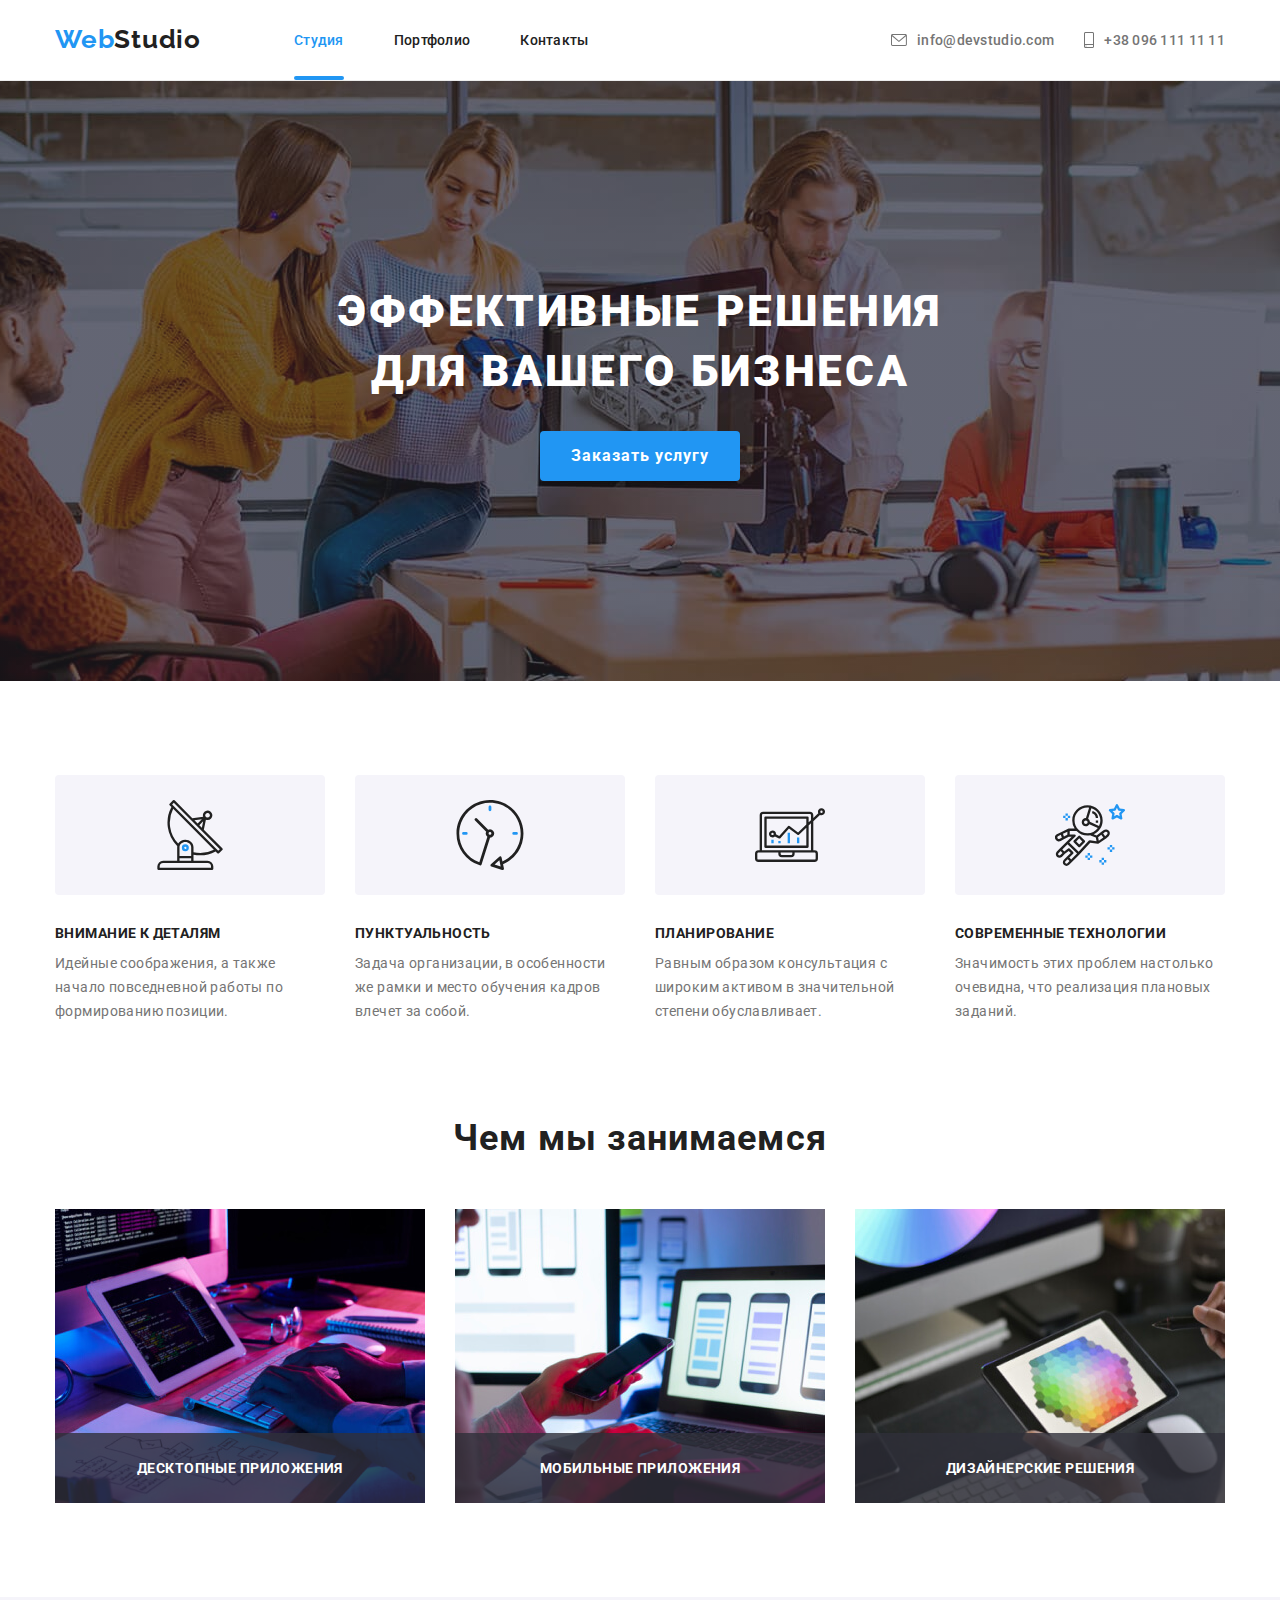
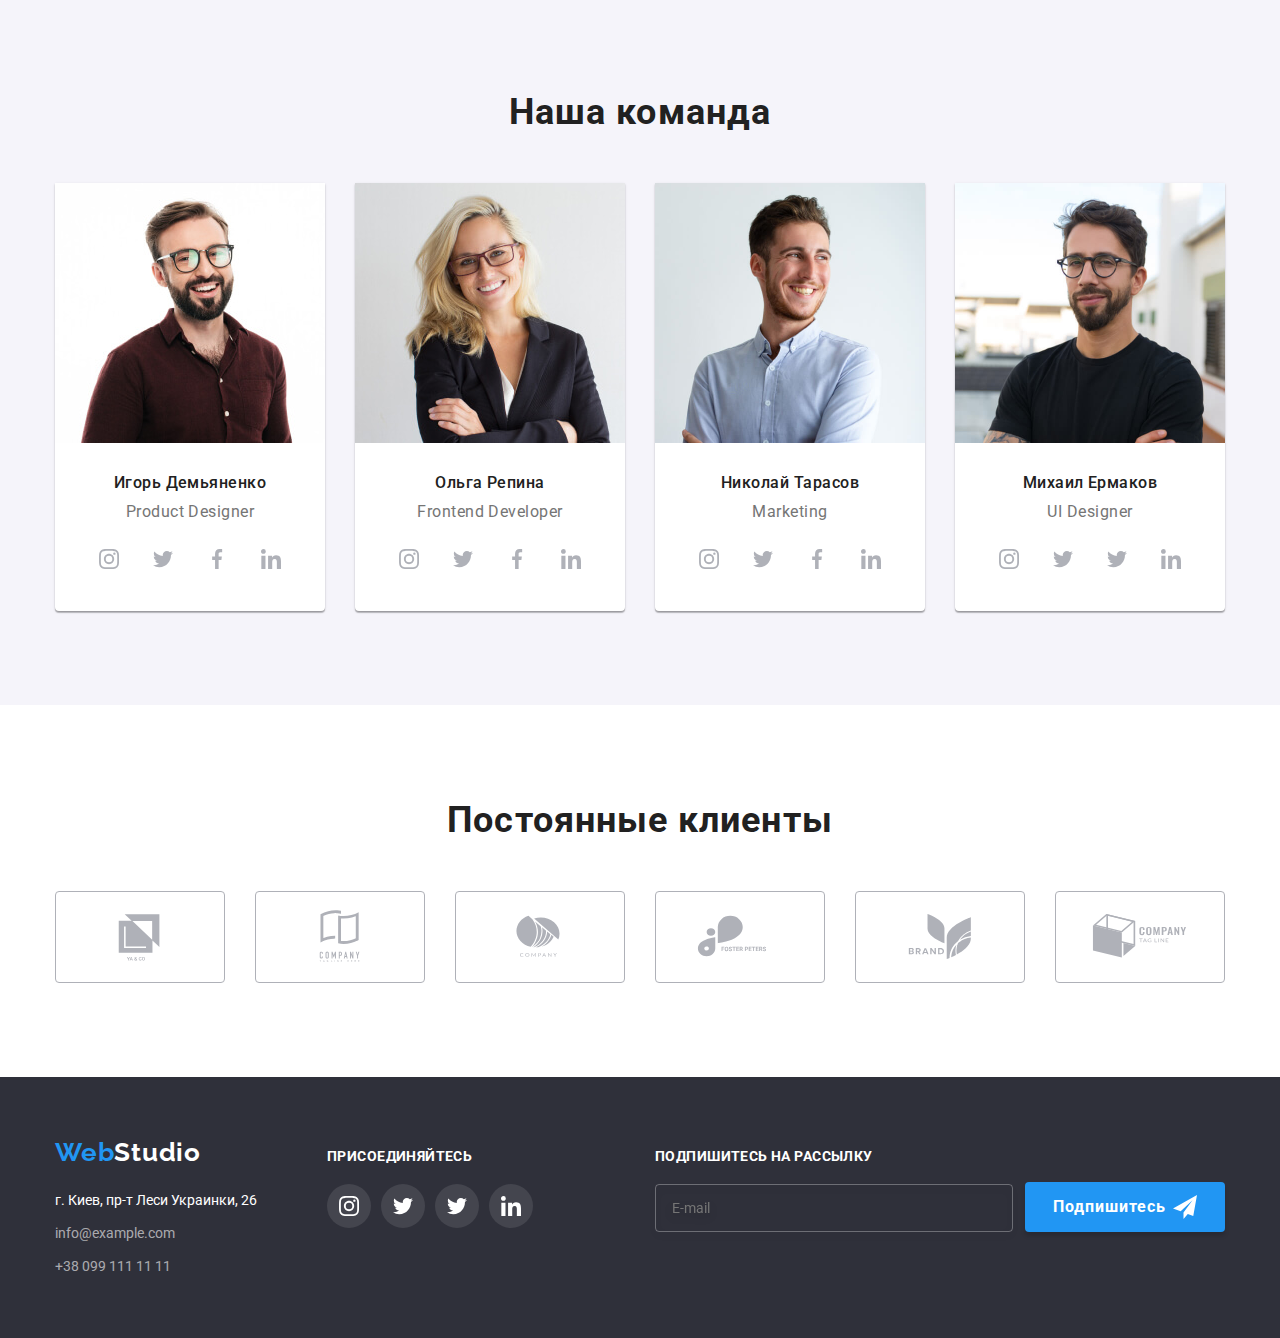
<file: index.html>
<!DOCTYPE html>
<html lang="ru">
  <head>
    <meta charset="UTF-8" />
    <meta http-equiv="X-UA-Compatible" content="IE=edge" />
    <meta name="viewport" content="width=device-width, initial-scale=1.0" />
    <title>Студия</title>
    <link rel="preconnect" href="https://fonts.googleapis.com" />
    <link rel="preconnect" href="https://fonts.gstatic.com" crossorigin />
    <link
      href="https://fonts.googleapis.com/css2?family=Raleway:wght@700&family=Roboto:wght@400;500;700;900&display=swap"
      rel="stylesheet"
    />
    <link
      rel="stylesheet"
      href="https://cdn.jsdelivr.net/npm/modern-normalize@1.1.0/modern-normalize.min.css"
    />
    <link rel="stylesheet" href="./css/main.min.css" />
  </head>
  <body>
    <!--HEADER-->
    <header class="header">
      <div class="container header__container">
        <nav class="header__nav">
          <a class="logo header__logo link" href="./index.html" lang="en"
            >Web<span class="header__studio">Studio</span></a
          >
          <ul class="menu list">
            <li class="menu__item">
              <a class="menu__link menu__akcent link" href="./index.html">Студия</a>
            </li>
            <li class="menu__item">
              <a class="menu__link link" href="./portfolio.html">Портфолио</a>
            </li>
            <li class="menu__item">
              <a class="menu__link link" href="">Контакты</a>
            </li>
          </ul>
        </nav>
        <button class="mobile-menu-open" type="button" data-menu-open>
          <svg class="mobile-menu-open__title" width="40px" height="40px">
            <use href="./images/icons.svg#menu_40px"></use>
          </svg>
        </button>
        <ul class="contact list">
          <li class="contact__item">
            <a class="contact__link link" href="mailto:info@devstudio.com">
              <svg class="contact__mail-icon">
                <use href="./images/icons.svg#icon-envelope"></use>
              </svg>
              info@devstudio.com</a
            >
          </li>
          <li class="contact__item">
            <a class="contact__link link" href="tel:+380961111111">
              <svg class="contact__tel-icon">
                <use href="./images/icons.svg#icon-smartphone"></use>
              </svg>
              +38 096 111 11 11</a
            >
          </li>
        </ul>
      </div>
      <!-- MOBILE-MENU -->
      <div class="mobile-menu" data-menu>
        <div class="container mobile-menu__cotainer">
          <button class="mobile-menu__cloce-btn" data-menu-close>
            <svg class="mobile-menu__cloce-icon" width="40px" height="40px">
              <use href="./images/icons.svg#icon-close-modal"></use>
            </svg>
          </button>
          <ul class="mobile-menu__list list">
            <li class="mobile-menu__item">
              <a class="mobile-menu__link mobile-menu__akcent link" href="./index.html">Студия</a>
            </li>
            <li class="mobile-menu__item">
              <a class="mobile-menu__link link" href="./portfolio.html">Портфолио</a>
            </li>
            <li class="mobile-menu__item">
              <a class="mobile-menu__link link" href="">Контакты</a>
            </li>
          </ul>
          <div class="mobile-menu-contact">
            <ul class="mobile-menu-contact__list list">
              <li class="mobile-menu-contact__item">
                <a class="mobile-menu-contact__tel link" href="tel:+380961111111"
                  >+38 096 111 11 11</a
                >
              </li>
              <li class="mobile-menu-contact__item">
                <a class="mobile-menu-contact__mail link" href="mailto:info@devstudio.com"
                  >info@devstudio.com</a
                >
              </li>
            </ul>
            <ul class="mobile-menu-social list">
              <li class="mobile-menu-social__item">
                <a class="mobile-menu-social__link link" href="">Instagram</a>
              </li>
              <li class="mobile-menu-social__item">
                <a class="mobile-menu-social__link link" href="">Twitter</a>
              </li>
              <li class="mobile-menu-social__item">
                <a class="mobile-menu-social__link link" href="">Facebook</a>
              </li>
              <li class="mobile-menu-social__item">
                <a class="mobile-menu-social__link link" href="">LinkedIn</a>
              </li>
            </ul>
          </div>
        </div>
      </div>
    </header>
    <!--MAIN-->
    <main>
      <!--HERO-->
      <section class="hero">
        <div class="container">
          <h1 class="hero__title">Эффективные решения для вашего бизнеса</h1>
          <button class="button" type="button" data-modal-open>Заказать услугу</button>
        </div>
      </section>
      <!--BENEFITS-->
      <section class="section">
        <div class="container">
          <h2 class="visually-hidden">Преимущества</h2>
          <ul class="list-cards benefits-list list">
            <li class="benefits-list__item">
              <div class="benefits-list__wrapper">
                <svg class="benefits-list__icon">
                  <use href="./images/icons.svg#icon-antenna"></use>
                </svg>
              </div>
              <h3 class="benefits-list__title">Внимание к деталям</h3>
              <p class="benefits-list__text">
                Идейные соображения, а также начало повседневной работы по формированию позиции.
              </p>
            </li>
            <li class="benefits-list__item">
              <div class="benefits-list__wrapper">
                <svg class="benefits-list__icon">
                  <use href="./images/icons.svg#icon-clock"></use>
                </svg>
              </div>
              <h3 class="benefits-list__title">Пунктуальность</h3>
              <p class="benefits-list__text">
                Задача организации, в особенности же рамки и место обучения кадров влечет за собой.
              </p>
            </li>
            <li class="benefits-list__item">
              <div class="benefits-list__wrapper">
                <svg class="benefits-list__icon">
                  <use href="./images/icons.svg#icon-diagram"></use>
                </svg>
              </div>
              <h3 class="benefits-list__title">Планирование</h3>
              <p class="benefits-list__text">
                Равным образом консультация с широким активом в значительной степени обуславливает.
              </p>
            </li>
            <li class="benefits-list__item">
              <div class="benefits-list__wrapper">
                <svg class="benefits-list__icon">
                  <use href="./images/icons.svg#icon-astronaut"></use>
                </svg>
              </div>
              <h3 class="benefits-list__title">Современные технологии</h3>
              <p class="benefits-list__text">
                Значимость этих проблем настолько очевидна, что реализация плановых заданий.
              </p>
            </li>
          </ul>
        </div>
      </section>
      <!--WHOT-WE-DO-->
      <section class="section whot-we-do">
        <div class="container">
          <h2 class="section-title">Чем мы занимаемся</h2>
          <ul class="list-cards whot-we-do__list list">
            <li class="whot-we-do__item">
              <div class="whot-we-do__wrapper">
                <img
                  srcset="./images/index/what-we-do/img1@2x.jpg 2x"
                  src="./images/index/what-we-do/img1.jpg"
                  alt="ПК"
                  width="370"
                  height="294"
                />
                <p class="whot-we-do__overlay">Десктопные приложения</p>
              </div>
            </li>
            <li class="whot-we-do__item">
              <div class="whot-we-do__wrapper">
                <img
                  srcset="./images/index/what-we-do/img2@2x.jpg 2x"
                  src="./images/index/what-we-do/img2.jpg"
                  alt="Ноутбук"
                  width="370"
                  height="294"
                />
                <p class="whot-we-do__overlay">Мобильные приложения</p>
              </div>
            </li>
            <li class="whot-we-do__item">
              <div class="whot-we-do__wrapper">
                <img
                  srcset="./images/index/what-we-do/img3@2x.jpg 2x"
                  src="./images/index/what-we-do/img3.jpg"
                  alt="Планшет"
                  width="370"
                  height="294"
                />
                <p class="whot-we-do__overlay">Дизайнерские решения</p>
              </div>
            </li>
          </ul>
        </div>
      </section>
      <!--TEAM-->
      <section class="section team">
        <div class="container">
          <h2 class="section-title">Наша команда</h2>
          <ul class="list-cards team__list-cards list">
            <li class="team__item">
              <picture>
                <source
                  srcset="
                    ./images/index/team/desktop/photo.jpg    1x,
                    ./images/index/team/desktop/photo@2x.jpg 2x
                  "
                  media="(min-width: 1200px)"
                />
                <source
                  srcset="
                    ./images/index/team/tablet/photo.jpg    1x,
                    ./images/index/team/tablet/photo@2x.jpg 2x
                  "
                  media="(min-width: 768px)"
                />
                <source
                  srcset="
                    ./images/index/team/mobile/photo.jpg    1x,
                    ./images/index/team/mobile/photo@2x.jpg 2x
                  "
                  media="(max-width: 767px)"
                />
                <img src="./images/index/team/desktop/photo.jpg" alt="Игорь Демьяненко" />
              </picture>
              <div class="team__wrapper">
                <h3 class="team__name">Игорь Демьяненко</h3>
                <p class="team__profession" lang="en">Product Designer</p>
                <ul class="social list">
                  <li class="social__item">
                    <a href="" class="social-link team__social-link">
                      <svg class="social-icon" width="20" height="20">
                        <use href="./images/icons.svg#icon-instagram"></use>
                      </svg>
                    </a>
                  </li>
                  <li class="social__item">
                    <a href="" class="social-link team__social-link">
                      <svg class="social-icon" width="20" height="20">
                        <use href="./images/icons.svg#icon-twitter"></use>
                      </svg>
                    </a>
                  </li>
                  <li class="social__item">
                    <a href="" class="social-link team__social-link">
                      <svg class="social-icon" width="20" height="20">
                        <use href="./images/icons.svg#icon-facebook"></use>
                      </svg>
                    </a>
                  </li>
                  <li class="social__item">
                    <a href="" class="social-link team__social-link">
                      <svg class="social-icon" width="20" height="20">
                        <use href="./images/icons.svg#icon-linkedin"></use>
                      </svg>
                    </a>
                  </li>
                </ul>
              </div>
            </li>
            <li class="team__item">
              <picture>
                <source
                  srcset="
                    ./images/index/team/desktop/photo2.jpg    1x,
                    ./images/index/team/desktop/photo2@2x.jpg 2x
                  "
                  media="(min-width: 1200px)"
                />
                <source
                  srcset="
                    ./images/index/team/tablet/photo2.jpg    1x,
                    ./images/index/team/tablet/photo2@2x.jpg 2x
                  "
                  media="(min-width: 768px)"
                />
                <source
                  srcset="
                    ./images/index/team/mobile/photo2.jpg    1x,
                    ./images/index/team/mobile/photo2@2x.jpg 2x
                  "
                  media="(max-width: 767px)"
                />
                <img src="./images/index/team/desktop/photo2.jpg" alt="Ольга Репина" />
              </picture>

              <div class="team__wrapper">
                <h3 class="team__name">Ольга Репина</h3>
                <p class="team__profession" lang="en">Frontend Developer</p>
                <ul class="social list">
                  <li class="social__item">
                    <a href="" class="social-link team__social-link">
                      <svg class="social-icon">
                        <use href="./images/icons.svg#icon-instagram"></use>
                      </svg>
                    </a>
                  </li>
                  <li class="social__item">
                    <a href="" class="social-link team__social-link">
                      <svg class="social-icon">
                        <use href="./images/icons.svg#icon-twitter"></use>
                      </svg>
                    </a>
                  </li>
                  <li class="social__item">
                    <a href="" class="social-link team__social-link">
                      <svg class="social-icon">
                        <use href="./images/icons.svg#icon-facebook"></use>
                      </svg>
                    </a>
                  </li>
                  <li class="social__item">
                    <a href="" class="social-link team__social-link">
                      <svg class="social-icon">
                        <use href="./images/icons.svg#icon-linkedin"></use>
                      </svg>
                    </a>
                  </li>
                </ul>
              </div>
            </li>
            <li class="team__item">
              <picture>
                <source
                  srcset="
                    ./images/index/team/desktop/photo3.jpg    1x,
                    ./images/index/team/desktop/photo3@2x.jpg 2x
                  "
                  media="(min-width: 1200px)"
                />
                <source
                  srcset="
                    ./images/index/team/tablet/photo3.jpg    1x,
                    ./images/index/team/tablet/photo3@2x.jpg 2x
                  "
                  media="(min-width: 768px)"
                />
                <source
                  srcset="
                    ./images/index/team/mobile/photo3.jpg    1x,
                    ./images/index/team/mobile/photo3@2x.jpg 2x
                  "
                  media="(max-width: 767px)"
                />
                <img src="./images/index/team/desktop/photo3.jpg" alt="Николай Тарасов" />
              </picture>
              <div class="team__wrapper">
                <h3 class="team__name">Николай Тарасов</h3>
                <p class="team__profession" lang="en">Marketing</p>
                <ul class="social list">
                  <li class="social__tem">
                    <a href="" class="social-link team__social-link">
                      <svg class="social-icon">
                        <use href="./images/icons.svg#icon-instagram"></use>
                      </svg>
                    </a>
                  </li>
                  <li class="social__item">
                    <a href="" class="social-link team__social-link">
                      <svg class="social-icon">
                        <use href="./images/icons.svg#icon-twitter"></use>
                      </svg>
                    </a>
                  </li>
                  <li class="social__item">
                    <a href="" class="social-link team__social-link">
                      <svg class="social-icon">
                        <use href="./images/icons.svg#icon-facebook"></use>
                      </svg>
                    </a>
                  </li>
                  <li class="social_item">
                    <a href="" class="social-link team__social-link">
                      <svg class="social-icon">
                        <use href="./images/icons.svg#icon-linkedin"></use>
                      </svg>
                    </a>
                  </li>
                </ul>
              </div>
            </li>

            <li class="team__item">
              <picture>
                <source
                  srcset="
                    ./images/index/team/desktop/photo4.jpg    1x,
                    ./images/index/team/desktop/photo4@2x.jpg 2x
                  "
                  media="(min-width: 1200px)"
                />
                <source
                  srcset="
                    ./images/index/team/tablet/photo4.jpg    1x,
                    ./images/index/team/tablet/photo4@2x.jpg 2x
                  "
                  media="(min-width: 768px)"
                />
                <source
                  srcset="
                    ./images/index/team/mobile/photo4.jpg    1x,
                    ./images/index/team/mobile/photo4@2x.jpg 2x
                  "
                  media="(max-width: 767px)"
                />
                <img src="./images/index/team/desktop/photo4.jpg" alt="Михаил Ермаков" />
              </picture>
              <div class="team__wrapper">
                <h3 class="team__name">Михаил Ермаков</h3>
                <p class="team__profession" lang="en">UI Designer</p>
                <ul class="social list">
                  <li class="social__item">
                    <a href="" class="social-link team__social-link">
                      <svg class="social-icon">
                        <use href="./images/icons.svg#icon-instagram"></use>
                      </svg>
                    </a>
                  </li>
                  <li class="social__item">
                    <a href="" class="social-link team__social-link">
                      <svg class="social-icon">
                        <use href="./images/icons.svg#icon-twitter"></use>
                      </svg>
                    </a>
                  </li>
                  <li class="social__item">
                    <a href="" class="social-link team__social-link">
                      <svg class="social-icon">
                        <use href="./images/icons.svg#icon-twitter"></use>
                      </svg>
                    </a>
                  </li>
                  <li class="social__item">
                    <a href="" class="social-link team__social-link">
                      <svg class="social-icon">
                        <use href="./images/icons.svg#icon-linkedin"></use>
                      </svg>
                    </a>
                  </li>
                </ul>
              </div>
            </li>
          </ul>
        </div>
      </section>
      <!--CLIENT-->
      <section class="section">
        <div class="container">
          <h2 class="section-title">Постоянные клиенты</h2>
          <ul class="list-cards clients list">
            <li class="clients__item">
              <a class="clients__link" href="">
                <svg class="clients__icon">
                  <use href="./images/icons.svg#icon-Logo"></use>
                </svg>
              </a>
            </li>
            <li class="clients__item">
              <a class="clients__link" href="">
                <svg class="clients__icon">
                  <use href="./images/icons.svg#icon-Logo2"></use>
                </svg>
              </a>
            </li>
            <li class="clients__item">
              <a class="clients__link" href="">
                <svg class="clients__icon">
                  <use href="./images/icons.svg#icon-Logo3"></use>
                </svg>
              </a>
            </li>
            <li class="clients__item">
              <a class="clients__link" href="">
                <svg class="clients__icon">
                  <use href="./images/icons.svg#icon-Logo4"></use>
                </svg>
              </a>
            </li>
            <li class="clients__item">
              <a class="clients__link" href="">
                <svg class="clients__icon">
                  <use href="./images/icons.svg#icon-Logo5"></use>
                </svg>
              </a>
            </li>
            <li class="clients__item">
              <a class="clients__link" href="">
                <svg class="clients__icon">
                  <use href="./images/icons.svg#icon-Logo6"></use>
                </svg>
              </a>
            </li>
          </ul>
        </div>
      </section>
    </main>
    <!--FOOTER-->
    <footer class="footer">
      <div class="container footer-container">
        <div class="footer__wrapper">
          <a class="logo footer__logo link" href="./index.html" lang="en"
            >Web<span class="footer__logo_white">Studio</span></a
          >
          <address class="address">
            <ul class="address__list list">
              <li class="address__item">
                <a
                  class="address__link link address__link_white"
                  target="_blank"
                  href="https://www.google.com.ua/maps/place/%D0%B1%D1%83%D0%BB.+%D0%9B%D0%B5%D1%81%D0%B8+%D0%A3%D0%BA%D1%80%D0%B0%D0%B8%D0%BD%D0%BA%D0%B8,+26,+%D0%9A%D0%B8%D0%B5%D0%B2,+02000/@50.4265841,30.5361971,17z/data=!3m1!4b1!4m5!3m4!1s0x40d4cf0e033ecbe9:0x57a4dffefec77da0!8m2!3d50.4265807!4d30.5383858?hl=ru"
                  rel="noreferer noopener"
                  >г. Киев, пр-т Леси Украинки, 26</a
                >
              </li>
              <li class="address__item">
                <a
                  class="address__link address__link_dark link"
                  href="mailto:info@example.com"
                  lang="en"
                  >info@example.com</a
                >
              </li>
              <li class="address__item">
                <a class="address__link address__link_dark link" href="tel:+380991111111"
                  >+38 099 111 11 11</a
                >
              </li>
            </ul>
          </address>
        </div>
        <!-- JOIN -->
        <div class="join">
          <p class="footer__title">присоединяйтесь</p>
          <ul class="social list">
            <li class="join__item">
              <a class="social-link join__social-link" href="">
                <svg class="social-icon">
                  <use href="./images/icons.svg#icon-instagram"></use>
                </svg>
              </a>
            </li>
            <li class="join__item">
              <a class="social-link join__social-link" href="">
                <svg class="social-icon">
                  <use href="./images/icons.svg#icon-twitter"></use>
                </svg>
              </a>
            </li>
            <li class="join__item">
              <a class="social-link join__social-link" href="">
                <svg class="social-icon">
                  <use href="./images/icons.svg#icon-twitter"></use>
                </svg>
              </a>
            </li>
            <li class="join__item">
              <a class="social-link join__social-link" href="">
                <svg class="social-icon">
                  <use href="./images/icons.svg#icon-linkedin"></use>
                </svg>
              </a>
            </li>
          </ul>
        </div>
        <!-- FOOTER FORM -->
        <div class="footer-form-wrapper">
          <form class="footer-form">
            <label class="footer-form__field">
              <span class="footer__title">Подпишитесь на рассылку</span>
              <input
                class="footer-form__input"
                type="email"
                name="user-email"
                placeholder="E-mail"
                required
              />
            </label>
            <button class="button footer-form__button" type="submit">
              Подпишитесь
              <svg class="footer-form__icon">
                <use href="./images/icons.svg#icon-send"></use>
              </svg>
            </button>
          </form>
        </div>
      </div>
    </footer>
    <!-- MODAL -->
    <div class="backdrop is-hidden" data-modal>
      <div class="modal">
        <button class="modal-close-btn" type="button" data-modal-close>
          <svg class="modal-close-btn__icon" width="18" height="18">
            <use href="./images/icons.svg#icon-close-modal"></use>
          </svg>
        </button>
        <!-- MODAL FORM -->
        <form class="modal-form">
          <p class="modal-form__title">Оставьте свои данные, мы вам перезвоним</p>
          <label class="modal-form__field">
            <span class="modal-form__desc">Имя</span>
            <span class="modal-form__wrapper">
              <input
                type="text"
                name="user-name"
                class="modal-form__input"
                pattern="[a-zA-Zа-яА-Я]+"
                minlength="2"
                required
              />
              <svg class="modal-form__input-icon">
                <use href="./images/icons.svg#icon-person"></use>
              </svg>
            </span>
          </label>
          <label class="modal-form__field">
            <span class="modal-form__desc">Телефон</span>
            <span class="modal-form__wrapper">
              <input
                type="tel"
                name="user-phone"
                class="modal-form__input"
                pattern="[0-9]{3}-[0-9]{3}-[0-9]{2}-[0-9]{2}"
                title="0xx-xxx-xx-xx"
                required
              />
              <svg class="modal-form__input-icon">
                <use href="./images/icons.svg#icon-phone"></use>
              </svg>
            </span>
          </label>
          <label class="modal-form__field">
            <span class="modal-form__desc">Почта</span>
            <span class="modal-form__wrapper">
              <input
                type="email"
                name="user-email"
                class="modal-form__input"
                pattern="[a-zA-Zа-яА-Я"
              />
              <svg class="modal-form__input-icon">
                <use href="./images/icons.svg#icon-email"></use>
              </svg>
            </span>
          </label>
          <label class="modal-form__field-comment">
            <span class="modal-form__desc">Комментарий</span>
            <textarea
              name="user-comment"
              class="modal-form__comment"
              placeholder="Введите текст"
            ></textarea>
          </label>
          <label class="modal-check modal-check__desc">
            <input type="checkbox" name="user_polyci" class="modal-check__input visually-hidden" />
            <span class="modal-check__custom"></span>
            <span class="modal-check__label">
              Соглашаюсь с рассылкой и принимаю&nbsp;
              <a class="modal-check__link" href="">Условия договора</a>
            </span>
          </label>
          <button type="submit" class="button modal-form__button">Отправить</button>
        </form>
      </div>
    </div>
    <script src="./js/modal.js"></script>
    <script src="./js/mobile-menu.js"></script>
  </body>
</html>
</file>
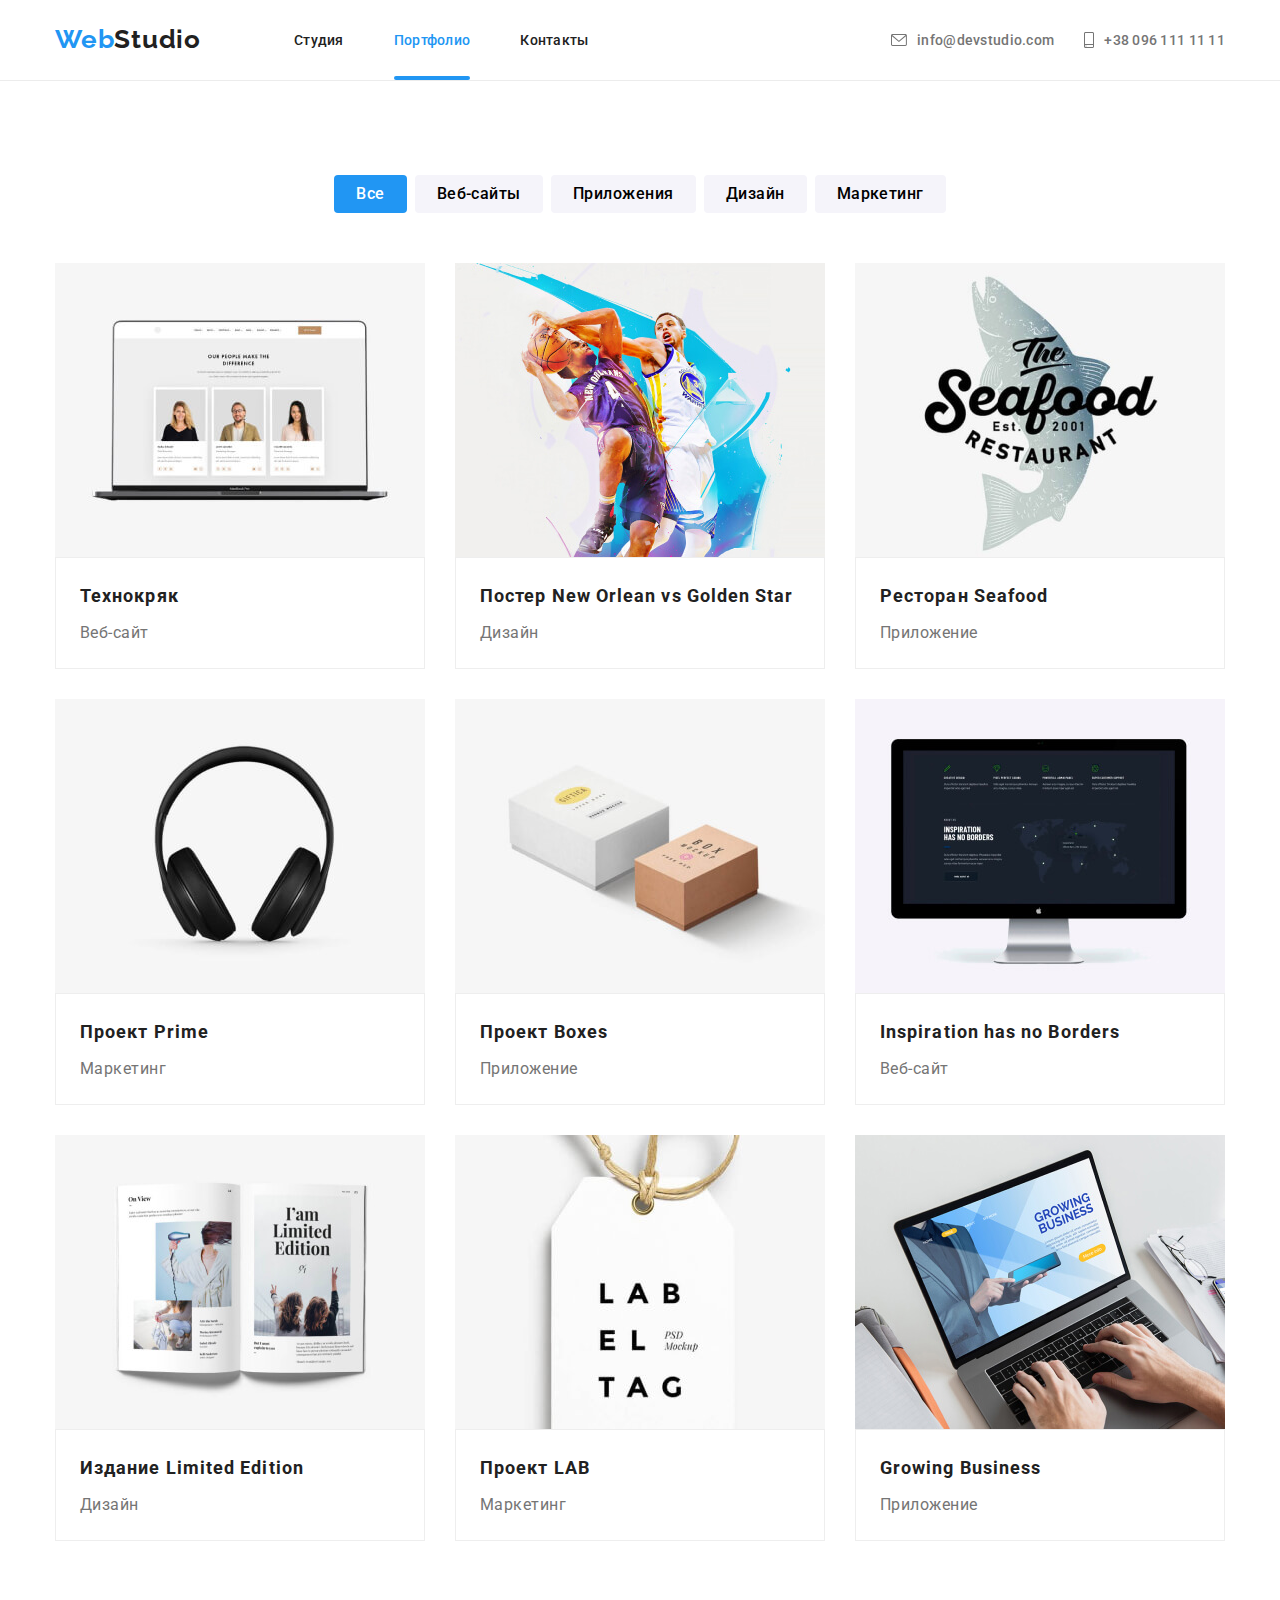
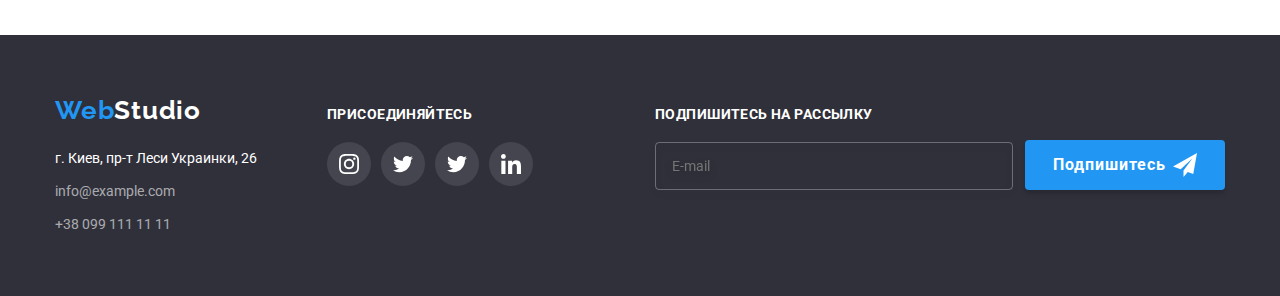
<file: portfolio.html>
<!DOCTYPE html>
<html lang="ru">
  <head>
    <meta charset="UTF-8" />
    <meta http-equiv="X-UA-Compatible" content="IE=edge" />
    <meta name="viewport" content="width=device-width, initial-scale=1.0" />
    <title>Портфолио</title>
    <link rel="preconnect" href="https://fonts.googleapis.com" />
    <link rel="preconnect" href="https://fonts.gstatic.com" crossorigin />
    <link
      href="https://fonts.googleapis.com/css2?family=Raleway:wght@700&family=Roboto:wght@400;500;700;900&display=swap"
      rel="stylesheet"
    />
    <link
      rel="stylesheet"
      href="https://cdn.jsdelivr.net/npm/modern-normalize@1.1.0/modern-normalize.min.css"
    />
    <link rel="stylesheet" href="./css/main.min.css" />
  </head>
  <body>
    <!--HEADER-->
    <header class="header">
      <div class="container header__container">
        <nav class="header__nav">
          <a class="logo header__logo link" href="./index.html" lang="en"
            >Web<span class="header__studio">Studio</span></a
          >
          <ul class="menu list">
            <li class="menu__item">
              <a class="menu__link link" href="./index.html">Студия</a>
            </li>
            <li class="menu__item">
              <a class="menu__link menu__akcent link" href="./portfolio.html">Портфолио</a>
            </li>
            <li class="menu__item">
              <a class="menu__link link" href="">Контакты</a>
            </li>
          </ul>
        </nav>
        <button class="mobile-menu-open" type="button" data-menu-open>
          <svg class="mobile-menu-open__title" width="40px" height="40px">
            <use href="./images/icons.svg#menu_40px"></use>
          </svg>
        </button>
        <ul class="contact list">
          <li class="contact__item">
            <a class="contact__link link" href="mailto:info@devstudio.com">
              <svg class="contact__mail-icon">
                <use href="./images/icons.svg#icon-envelope"></use>
              </svg>
              info@devstudio.com</a
            >
          </li>
          <li class="contact__item">
            <a class="contact__link link" href="tel:+380961111111">
              <svg class="contact__tel-icon">
                <use href="./images/icons.svg#icon-smartphone"></use>
              </svg>
              +38 096 111 11 11</a
            >
          </li>
        </ul>
      </div>
      <!-- MOBILE-MENU -->
      <div class="mobile-menu" data-menu>
        <div class="container mobile-menu__cotainer">
          <button class="mobile-menu__cloce-btn" data-menu-close>
            <svg class="mobile-menu__cloce-icon" width="40px" height="40px">
              <use href="./images/icons.svg#icon-close-modal"></use>
            </svg>
          </button>
          <ul class="mobile-menu__list list">
            <li class="mobile-menu__item">
              <a class="mobile-menu__link link" href="./index.html">Студия</a>
            </li>
            <li class="mobile-menu__item">
              <a class="mobile-menu__link mobile-menu__akcent link" href="./portfolio.html"
                >Портфолио</a
              >
            </li>
            <li class="mobile-menu__item">
              <a class="mobile-menu__link link" href="">Контакты</a>
            </li>
          </ul>
          <div class="mobile-menu-contact">
            <ul class="mobile-menu-contact__list list">
              <li class="mobile-menu-contact__item">
                <a class="mobile-menu-contact__tel link" href="tel:+380961111111"
                  >+38 096 111 11 11</a
                >
              </li>
              <li class="mobile-menu-contact__item">
                <a class="mobile-menu-contact__mail link" href="mailto:info@devstudio.com"
                  >info@devstudio.com</a
                >
              </li>
            </ul>
            <ul class="mobile-menu-social list">
              <li class="mobile-menu-social__item">
                <a class="mobile-menu-social__link link" href="">Instagram</a>
              </li>
              <li class="mobile-menu-social__item">
                <a class="mobile-menu-social__link link" href="">Twitter</a>
              </li>
              <li class="mobile-menu-social__item">
                <a class="mobile-menu-social__link link" href="">Facebook</a>
              </li>
              <li class="mobile-menu-social__item">
                <a class="mobile-menu-social__link link" href="">LinkedIn</a>
              </li>
            </ul>
          </div>
        </div>
      </div>
    </header>
    <!--MAIN-->
    <main>
      <section class="section">
        <!-- BUTTON LIST-->
        <div class="container portfolio">
          <ul class="portfolio-list-button list">
            <li class="portfolio-item-button">
              <button class="portfolio-button akcent-btn" type="button">Все</button>
            </li>
            <li class="portfolio-item-button">
              <button class="portfolio-button" type="button">Веб-сайты</button>
            </li>
            <li class="portfolio-item-button">
              <button class="portfolio-button" type="button">Приложения</button>
            </li>
            <li class="portfolio-item-button">
              <button class="portfolio-button" type="button">Дизайн</button>
            </li>
            <li class="portfolio-item-button">
              <button class="portfolio-button" type="button">Маркетинг</button>
            </li>
          </ul>
          <!-- PORTFOLIO LIST-->
          <h1 class="visually-hidden">Портфолио</h1>
          <ul class="list-cards portfolio-list list">
            <li class="portfolio-item">
              <a href="" class="portfolio-link link">
                <div class="portfolio-list-img-wrapper">
                  <picture>
                    <source
                      srcset="
                        ./images/portfolio/desktop/img1.jpg    1x,
                        ./images/portfolio/desktop/img1@2x.jpg 2x
                      "
                      media="(min-width: 1200px)"
                    />
                    <source
                      srcset="
                        ./images/portfolio/tablet/img1.jpg    1x,
                        ./images/portfolio/tablet/img1@2x.jpg 2x
                      "
                      media="(min-width: 768px)"
                    />
                    <source
                      srcset="
                        ./images/portfolio/mobile/img1.jpg    1x,
                        ./images/portfolio/mobile/img1@2x.jpg 2x
                      "
                      media="(max-width: 767px)"
                    />
                    <img src="./images/portfolio/desktop/img1.jpg" alt="Ноутбук" />
                  </picture>
                  <p class="overlay">
                    Ресурс предлагает комплексные предложения с разным уровнем функционала и
                    сервисов. Все это позволит посетителю получить исчерпывающие сведения о компании
                    или частном лице.
                  </p>
                </div>
                <div class="portdolio-iteam-desc">
                  <h2 class="subtitle">Технокряк</h2>
                  <p class="portfolio-desc">Веб-сайт</p>
                </div>
              </a>
            </li>
            <li class="portfolio-item">
              <a href="" class="portfolio-link link">
                <div class="portfolio-list-img-wrapper">
                  <picture>
                    <source
                      srcset="
                        ./images/portfolio/desktop/img2.jpg    1x,
                        ./images/portfolio/desktop/img2@2x.jpg 2x
                      "
                      media="(min-width: 1200px)"
                    />
                    <source
                      srcset="
                        ./images/portfolio/tablet/img2.jpg    1x,
                        ./images/portfolio/tablet/img2@2x.jpg 2x
                      "
                      media="(min-width: 768px)"
                    />
                    <source
                      srcset="
                        ./images/portfolio/mobile/img2.jpg    1x,
                        ./images/portfolio/mobile/img2@2x.jpg 2x
                      "
                      media="(max-width: 767px)"
                    />
                    <img src="./images/portfolio/desktop/img2.jpg" alt="Ира в баскетбол" />
                  </picture>
                  <p class="overlay">
                    Ресурс предлагает комплексные предложения с разным уровнем функционала и
                    сервисов. Все это позволит посетителю получить исчерпывающие сведения о компании
                    или частном лице.
                  </p>
                </div>
                <div class="portdolio-iteam-desc">
                  <h2 class="subtitle">Постер <span lang="en">New Orlean vs Golden Star</span></h2>
                  <p class="portfolio-desc">Дизайн</p>
                </div>
              </a>
            </li>
            <li class="portfolio-item">
              <a href="" class="portfolio-link link">
                <div class="portfolio-list-img-wrapper">
                  <picture>
                    <source
                      srcset="
                        ./images/portfolio/desktop/img3.jpg    1x,
                        ./images/portfolio/desktop/img3@2x.jpg 2x
                      "
                      media="(min-width: 1200px)"
                    />
                    <source
                      srcset="
                        ./images/portfolio/tablet/img3.jpg    1x,
                        ./images/portfolio/tablet/img3@2x.jpg 2x
                      "
                      media="(min-width: 768px)"
                    />
                    <source
                      srcset="
                        ./images/portfolio/mobile/img3.jpg    1x,
                        ./images/portfolio/mobile/img3@2x.jpg 2x
                      "
                      media="(max-width: 767px)"
                    />
                    <img src="./images/portfolio/desktop/img3.jpg" alt="Логотип ресторану" />
                  </picture>
                  <p class="overlay">
                    Ресурс предлагает комплексные предложения с разным уровнем функционала и
                    сервисов. Все это позволит посетителю получить исчерпывающие сведения о компании
                    или частном лице.
                  </p>
                </div>
                <div class="portdolio-iteam-desc">
                  <h2 class="subtitle">Ресторан<span lang="en"> Seafood</span></h2>
                  <p class="portfolio-desc">Приложение</p>
                </div>
              </a>
            </li>
            <li class="portfolio-item">
              <a href="" class="portfolio-link link">
                <div class="portfolio-list-img-wrapper">
                  <picture>
                    <source
                      srcset="
                        ./images/portfolio/desktop/img4.jpg    1x,
                        ./images/portfolio/desktop/img4@2x.jpg 2x
                      "
                      media="(min-width: 1200px)"
                    />
                    <source
                      srcset="
                        ./images/portfolio/tablet/img4.jpg    1x,
                        ./images/portfolio/tablet/img4@2x.jpg 2x
                      "
                      media="(min-width: 768px)"
                    />
                    <source
                      srcset="
                        ./images/portfolio/mobile/img4.jpg    1x,
                        ./images/portfolio/mobile/img4@2x.jpg 2x
                      "
                      media="(max-width: 767px)"
                    />
                    <img src="./images/portfolio/desktop/img4.jpg" alt="Наушники" />
                  </picture>
                  <p class="overlay">
                    Ресурс предлагает комплексные предложения с разным уровнем функционала и
                    сервисов. Все это позволит посетителю получить исчерпывающие сведения о компании
                    или частном лице.
                  </p>
                </div>
                <div class="portdolio-iteam-desc">
                  <h2 class="subtitle">Проект <span lang="en">Prime</span></h2>
                  <p class="portfolio-desc">Маркетинг</p>
                </div>
              </a>
            </li>
            <li class="portfolio-item">
              <a href="" class="portfolio-link link">
                <div class="portfolio-list-img-wrapper">
                  <picture>
                    <source
                      srcset="
                        ./images/portfolio/desktop/img5.jpg    1x,
                        ./images/portfolio/desktop/img5@2x.jpg 2x
                      "
                      media="(min-width: 1200px)"
                    />
                    <source
                      srcset="
                        ./images/portfolio/tablet/img5.jpg    1x,
                        ./images/portfolio/tablet/img5@2x.jpg 2x
                      "
                      media="(min-width: 768px)"
                    />
                    <source
                      srcset="
                        ./images/portfolio/mobile/img5.jpg    1x,
                        ./images/portfolio/mobile/img5@2x.jpg 2x
                      "
                      media="(max-width: 767px)"
                    />
                    <img src="./images/portfolio/desktop/img5.jpg" alt="Коробки" />
                  </picture>
                  <p class="overlay">
                    Ресурс предлагает комплексные предложения с разным уровнем функционала и
                    сервисов. Все это позволит посетителю получить исчерпывающие сведения о компании
                    или частном лице.
                  </p>
                </div>
                <div class="portdolio-iteam-desc">
                  <h2 class="subtitle">Проект <span lang="en">Boxes</span></h2>
                  <p class="portfolio-desc">Приложение</p>
                </div>
              </a>
            </li>
            <li class="portfolio-item">
              <a href="" class="portfolio-link link">
                <div class="portfolio-list-img-wrapper">
                  <picture>
                    <source
                      srcset="
                        ./images/portfolio/desktop/img6.jpg    1x,
                        ./images/portfolio/desktop/img6@2x.jpg 2x
                      "
                      media="(min-width: 1200px)"
                    />
                    <source
                      srcset="
                        ./images/portfolio/tablet/img6.jpg    1x,
                        ./images/portfolio/tablet/img6@2x.jpg 2x
                      "
                      media="(min-width: 768px)"
                    />
                    <source
                      srcset="
                        ./images/portfolio/mobile/img6.jpg    1x,
                        ./images/portfolio/mobile/img6@2x.jpg 2x
                      "
                      media="(max-width: 767px)"
                    />
                    <img src="./images/portfolio/desktop/img6.jpg" alt="Монитор" />
                  </picture>
                  <p class="overlay">
                    Ресурс предлагает комплексные предложения с разным уровнем функционала и
                    сервисов. Все это позволит посетителю получить исчерпывающие сведения о компании
                    или частном лице.
                  </p>
                </div>
                <div class="portdolio-iteam-desc">
                  <h2 class="subtitle" lang="en">Inspiration has no Borders</h2>
                  <p class="portfolio-desc">Веб-сайт</p>
                </div>
              </a>
            </li>
            <li class="portfolio-item">
              <a href="" class="portfolio-link link">
                <div class="portfolio-list-img-wrapper">
                  <picture>
                    <source
                      srcset="
                        ./images/portfolio/desktop/img7.jpg    1x,
                        ./images/portfolio/desktop/img7@2x.jpg 2x
                      "
                      media="(min-width: 1200px)"
                    />
                    <source
                      srcset="
                        ./images/portfolio/tablet/img7.jpg    1x,
                        ./images/portfolio/tablet/img7@2x.jpg 2x
                      "
                      media="(min-width: 768px)"
                    />
                    <source
                      srcset="
                        ./images/portfolio/mobile/img7.jpg    1x,
                        ./images/portfolio/mobile/img7@2x.jpg 2x
                      "
                      media="(max-width: 767px)"
                    />
                    <img src="./images/portfolio/desktop/img7.jpg" alt="Журнал" />
                  </picture>
                  <p class="overlay">
                    Ресурс предлагает комплексные предложения с разным уровнем функционала и
                    сервисов. Все это позволит посетителю получить исчерпывающие сведения о компании
                    или частном лице.
                  </p>
                </div>
                <div class="portdolio-iteam-desc">
                  <h2 class="subtitle">Издание <span lang="en">Limited Edition</span></h2>
                  <p class="portfolio-desc">Дизайн</p>
                </div>
              </a>
            </li>
            <li class="portfolio-item">
              <a href="" class="portfolio-link link">
                <div class="portfolio-list-img-wrapper">
                  <picture>
                    <source
                      srcset="
                        ./images/portfolio/desktop/img8.jpg    1x,
                        ./images/portfolio/desktop/img8@2x.jpg 2x
                      "
                      media="(min-width: 1200px)"
                    />
                    <source
                      srcset="
                        ./images/portfolio/tablet/img8.jpg    1x,
                        ./images/portfolio/tablet/img8@2x.jpg 2x
                      "
                      media="(min-width: 768px)"
                    />
                    <source
                      srcset="
                        ./images/portfolio/mobile/img8.jpg    1x,
                        ./images/portfolio/mobile/img8@2x.jpg 2x
                      "
                      media="(max-width: 767px)"
                    />
                    <img src="./images/portfolio/desktop/img8.jpg" alt="Бирка" />
                  </picture>
                  <p class="overlay">
                    Ресурс предлагает комплексные предложения с разным уровнем функционала и
                    сервисов. Все это позволит посетителю получить исчерпывающие сведения о компании
                    или частном лице.
                  </p>
                </div>
                <div class="portdolio-iteam-desc">
                  <h2 class="subtitle">Проект <span></span>LAB</h2>
                  <p class="portfolio-desc">Маркетинг</p>
                </div>
              </a>
            </li>
            <li class="portfolio-item">
              <a href="" class="portfolio-link link">
                <div class="portfolio-list-img-wrapper">
                  <picture>
                    <source
                      srcset="
                        ./images/portfolio/desktop/img9.jpg    1x,
                        ./images/portfolio/desktop/img9@2x.jpg 2x
                      "
                      media="(min-width: 1200px)"
                    />
                    <source
                      srcset="
                        ./images/portfolio/tablet/img9.jpg    1x,
                        ./images/portfolio/tablet/img9@2x.jpg 2x
                      "
                      media="(min-width: 768px)"
                    />
                    <source
                      srcset="
                        ./images/portfolio/mobile/img9.jpg    1x,
                        ./images/portfolio/mobile/img9@2x.jpg 2x
                      "
                      media="(max-width: 767px)"
                    />
                    <img src="./images/portfolio/desktop/img9.jpg" alt="Ноутбук" />
                  </picture>
                  <p class="overlay">
                    Ресурс предлагает комплексные предложения с разным уровнем функционала и
                    сервисов. Все это позволит посетителю получить исчерпывающие сведения о компании
                    или частном лице.
                  </p>
                </div>
                <div class="portdolio-iteam-desc">
                  <h2 class="subtitle" lang="en">Growing Business</h2>
                  <p class="portfolio-desc">Приложение</p>
                </div>
              </a>
            </li>
          </ul>
        </div>
      </section>
    </main>
    <!--FOOTER-->
    <footer class="footer">
      <div class="container footer-container">
        <div class="footer__wrapper">
          <a class="logo footer__logo link" href="./index.html" lang="en"
            >Web<span class="footer__logo_white">Studio</span></a
          >
          <address class="address">
            <ul class="address__list list">
              <li class="address__item">
                <a
                  class="address__link link address__link_white"
                  target="_blank"
                  href="https://www.google.com.ua/maps/place/%D0%B1%D1%83%D0%BB.+%D0%9B%D0%B5%D1%81%D0%B8+%D0%A3%D0%BA%D1%80%D0%B0%D0%B8%D0%BD%D0%BA%D0%B8,+26,+%D0%9A%D0%B8%D0%B5%D0%B2,+02000/@50.4265841,30.5361971,17z/data=!3m1!4b1!4m5!3m4!1s0x40d4cf0e033ecbe9:0x57a4dffefec77da0!8m2!3d50.4265807!4d30.5383858?hl=ru"
                  rel="noreferer noopener"
                  >г. Киев, пр-т Леси Украинки, 26</a
                >
              </li>
              <li class="address__item">
                <a
                  class="address__link address__link_dark link"
                  href="mailto:info@example.com"
                  lang="en"
                  >info@example.com</a
                >
              </li>
              <li class="address__item">
                <a class="address__link address__link_dark link" href="tel:+380991111111"
                  >+38 099 111 11 11</a
                >
              </li>
            </ul>
          </address>
        </div>
        <!-- JOIN -->
        <div class="join">
          <p class="footer__title">присоединяйтесь</p>
          <ul class="social list">
            <li class="join__item">
              <a class="social-link join__social-link" href="">
                <svg class="social-icon">
                  <use href="./images/icons.svg#icon-instagram"></use>
                </svg>
              </a>
            </li>
            <li class="join__item">
              <a class="social-link join__social-link" href="">
                <svg class="social-icon">
                  <use href="./images/icons.svg#icon-twitter"></use>
                </svg>
              </a>
            </li>
            <li class="join__item">
              <a class="social-link join__social-link" href="">
                <svg class="social-icon">
                  <use href="./images/icons.svg#icon-twitter"></use>
                </svg>
              </a>
            </li>
            <li class="join__item">
              <a class="social-link join__social-link" href="">
                <svg class="social-icon">
                  <use href="./images/icons.svg#icon-linkedin"></use>
                </svg>
              </a>
            </li>
          </ul>
        </div>
        <!-- FOOTER FORM -->
        <div class="footer-form-wrapper">
          <form class="footer-form">
            <label class="footer-form__field">
              <span class="footer__title">Подпишитесь на рассылку</span>
              <input
                class="footer-form__input"
                type="email"
                name="user-email"
                placeholder="E-mail"
                required
              />
            </label>
            <button class="button footer-form__button" type="submit">
              Подпишитесь
              <svg class="footer-form__icon">
                <use href="./images/icons.svg#icon-send"></use>
              </svg>
            </button>
          </form>
        </div>
      </div>
    </footer>
    <script src="./js/mobile-menu.js"></script>
  </body>
</html>
</file>
<file: css/main.min.css>
:root{--hover-animation: 250ms cubic-bezier(0.4, 0, 0.2, 1);--main-color: #212121;--secondary-color: #ffffff;--hover-color: #2196f3;--button-bg-color: #2196f3;--description-color: #757575;--footer-bg-color: #2f303a;--main-bg-color: #ffffff;--secondary-bg-color: #f5f4fa;--contact-color: #757575}.visually-hidden{position:absolute;width:1px;height:1px;margin:-1px;padding:0;overflow:hidden;border:0;clip:rect(0 0 0 0)}.clients__link,.benefits-list__wrapper,.modal-close-btn,.social-link{display:flex;justify-content:center;align-items:center}.list-cards{display:flex;flex-wrap:wrap;gap:30px}body{font-family:Roboto,sans-serif;color:var(--main-color);font-size:14px}button{cursor:pointer}h1,h2,h3,h4,p{margin-top:0;margin-bottom:0}ul{margin-top:0;margin-bottom:0;padding-left:0}img{display:block;width:100%;height:auto}.list{list-style:none}.link{text-decoration:none}.container{padding-left:15px;padding-right:15px}@media screen and (min-width: 480px){.container{width:480px;margin-left:auto;margin-right:auto}}@media screen and (min-width: 768px){.container{width:768px}}@media screen and (min-width: 1200px){.container{width:1200px}}.section{padding-top:60px;padding-bottom:60px}@media screen and (min-width: 1200px){.section{padding-top:94px;padding-bottom:94px}}.mobile-menu{position:fixed;width:100%;height:100%;background-color:var(--secondary-color);top:0;left:0;z-index:100;opacity:0;visibility:hidden;pointer-events:none;transition:opacity var(--hover-animation),visibility var(--hover-animation)}.mobile-menu__cotainer{display:flex;flex-direction:column;position:relative;padding:48px 40px;height:100%}.mobile-menu__cloce-btn{position:absolute;top:10px;right:15px;padding:0;line-height:0;background-color:rgba(0,0,0,0);border:none}.mobile-menu.is-open{opacity:1;visibility:visible;pointer-events:auto}.mobile-menu__list{display:flex;flex-direction:column;row-gap:32px;margin-bottom:auto}.mobile-menu__link{font-weight:500;font-size:40px;line-height:1.175;color:var(--main-color);letter-spacing:.02em}.mobile-menu__akcent{color:var(--hover-color)}.mobile-menu-contact__list{margin-bottom:64px}.mobile-menu-contact__item:not(:last-child){margin-bottom:32px}.mobile-menu-contact__tel{font-weight:500;font-size:34px;line-height:1.1764705882;letter-spacing:.02em;color:#2196f3}.mobile-menu-contact__mail{font-weight:500;font-size:24px;line-height:1.1666666667;letter-spacing:.02em;color:var(--contact-color)}.mobile-menu-social{display:flex;flex-wrap:wrap;gap:20px}.mobile-menu-social__link{font-weight:500;font-size:18px;line-height:1.2222222222;letter-spacing:.02em;color:#2196f3}.social{display:flex;justify-content:center;gap:10px}.social-link{width:44px;height:44px;border-radius:50%;transition:fill var(--hover-animation),background-color var(--hover-animation)}.social-link:hover,.social-link:focus{background-color:#2196f3;fill:#fff}.social-icon{width:20px;height:20px}.logo{display:block;font-family:Raleway,sans-serif;font-weight:700;font-size:24px;line-height:1.1666666667;letter-spacing:.03em;color:var(--hover-color)}@media screen and (min-width: 1200px){.logo{font-weight:700;font-size:26px;line-height:1.1923076923}}.button{border:none;border-radius:4px;min-width:200px;min-height:50px;font-weight:700;font-size:16px;line-height:1.875;letter-spacing:.06em;color:var(--secondary-color);background-color:var(--button-bg-color);box-shadow:0px 4px 4px rgba(0,0,0,.15);transition:background-color var(--hover-animation)}.button:hover,.button:focus{background-color:#188ce8}.section-title{text-align:center;margin-bottom:30px;font-weight:700;font-size:28px;line-height:1.1785714286;letter-spacing:.03em}@media screen and (min-width: 1200px){.section-title{margin-bottom:50px;font-weight:700;font-size:36px;line-height:1.1666666667}}.backdrop{position:fixed;top:0;left:0;z-index:100;height:100%;width:100%;background-color:rgba(0,0,0,.2);transition:opacity var(--hover-animation),visibility var(--hover-animation)}.backdrop.is-hidden{opacity:0;visibility:hidden;pointer-events:none}.modal{position:absolute;top:50%;left:50%;transform:translate(-50%, -50%);max-width:450px;width:calc(100% - 30px);background-color:#fff;box-shadow:0px 1px 3px rgba(0,0,0,.12),0px 1px 1px rgba(0,0,0,.14),0px 2px 1px rgba(0,0,0,.2);border-radius:4px;padding:40px;transition:transform var(--hover-animation)}.modal-close-btn{position:absolute;top:8px;right:8px;width:30px;height:30px;background:#fff;border:1px solid rgba(0,0,0,.1);border-radius:50%;padding:0}.modal-close-btn-icon{transition:fill var(--hover-animation)}.modal-close-btn-icon .modal-close-btn-icon{fill:var(--hover-color)}@media screen and (min-width: 1200px){.modal{max-width:528px}}.modal-close-btn{position:absolute;top:8px;right:8px;width:30px;height:30px;background:#fff;border:1px solid rgba(0,0,0,.1);border-radius:50%;padding:0}.modal-close-btn__icon{transition:fill var(--hover-animation)}.modal-close-btn__icon:hover,.modal-close-btn__icon:focus{fill:var(--hover-color);transition:fill var(--hover-animation)}.modal-form{display:flex;flex-direction:column}.modal-form__title{font-weight:700;font-size:20px;line-height:1.15;text-align:center;letter-spacing:.03em;color:var(--main-color);margin-bottom:12px}.modal-form__field{margin-bottom:10px}.modal-form__desc{display:block;font-size:12px;font-weight:400;line-height:1.17;letter-spacing:.01em;color:var(--description-color);margin-bottom:4px}.modal-form__wrapper{position:relative}.modal-form__input{width:100%;height:40px;border:1px solid rgba(33,33,33,.2);border-radius:4px;padding-left:42px;transition:border-color var(--hover-animation)}.modal-form__input:focus{outline:none;border-color:var(--hover-color)}.modal-form__field-comment{margin-bottom:20px}.modal-form__comment{display:block;width:100%;height:120px;padding:12px 16px;resize:none;border:1px solid rgba(33,33,33,.2);border-radius:4px;transition:border-color var(--hover-animation)}.modal-form__input-icon{position:absolute;top:50%;left:12px;transform:translateY(-50%);width:18px;height:18px;transition:fill var(--hover-animation)}.modal-form__comment:focus{outline:none;border-color:var(--hover-color)}.modal-form__input:focus+.modal-form__input-icon{fill:var(--hover-color)}.modal-check__desc{display:flex;justify-content:center;align-items:center;margin-bottom:30px}.modal-check__custom{margin-right:8px;width:16px;height:15px;cursor:pointer;background-image:url(../images/vector.svg);background-repeat:no-repeat;background-position:center}.modal-check__input:checked+.modal-check__custom{background-image:url(../images/check.svg)}.modal-check__input:focus+.modal-check__custom{outline:2px solid var(--hover-color)}.modal-check__link{color:var(--hover-color)}.modal-check__label{cursor:pointer;font-weight:400;font-size:12px;line-height:1.1666666667}@media screen and (min-width: 1200px){.modal-check__label{font-weight:400;font-size:14px;line-height:1.7142857143}}.modal-form__button{margin-left:auto;margin-right:auto}.header{border-bottom:1px solid #ececec}.header__logo{padding-top:16px;padding-bottom:16px}.header__container{display:flex;justify-content:space-between;align-items:center}.header__studio{color:var(--main-color)}@media screen and (max-width: 767px){.menu{display:none}.contact{display:none}.mobile-menu-open{padding:0;background-color:rgba(0,0,0,0);border:none;line-height:0}}@media screen and (min-width: 768px){.mobile-menu-open{display:none}.mobile-menu{display:none}.header__nav{display:flex;align-items:center}.header__logo{margin-right:88px}.menu{display:flex;gap:50px}.menu__link{position:relative;display:block;font-weight:500;font-size:14px;line-height:1.1428571429;letter-spacing:.02em;color:var(--main-color);padding-top:32px;padding-bottom:32px}.menu__akcent{color:var(--hover-color)}.menu__akcent::after{content:"";position:absolute;bottom:0;right:0;height:4px;width:100%;background-color:var(--hover-color);border-radius:2px}.contact{display:flex}.contact__link{display:flex;align-items:center;font-weight:500;font-size:12px;line-height:1.1666666667;letter-spacing:.02em;color:var(--description-color)}.contact__mail-icon{width:14px;height:10px;fill:currentColor;margin-right:8px}.contact__tel-icon{width:10px;height:14px;fill:currentColor;margin-right:8px}}@media screen and (min-width: 768px)and (max-width: 1199px){.contact{flex-direction:column;row-gap:10px}}@media screen and (min-width: 1200px){.header__logo{margin-right:93px;padding-top:24px;padding-bottom:25px}.menu__link{transition:color var(--hover-animation);content:""}.menu__link:hover,.menu__link:focus{color:var(--hover-color)}.menu__link:hover::after,.menu__link:hover::after,.menu__link:focus::after,.menu__link:focus::after{content:"";position:absolute;bottom:0;right:0;height:4px;width:100%;background-color:var(--hover-color);border-radius:2px}.menu__link::after{transition:background-color var(--hover-animation);content:""}.contact{column-gap:30px}.contact__link{padding:32px 0;font-weight:500;font-size:14px;line-height:1.1428571429;transition:color var(--hover-animation)}.contact__link:hover,.contact__link:focus{color:var(--hover-color)}.contact__mail-icon{width:16px;height:12px;margin-right:10px}.contact__tel-icon{width:10px;height:16px;margin-right:10px}}.hero{margin-left:auto;margin-right:auto;padding-top:118px;padding-bottom:118px;max-width:1600px;text-align:center;background-color:#c4c4c4;background-position:center;background-size:cover;background-repeat:no-repeat}@media screen and (max-width: 480px){.hero{background-image:linear-gradient(to right, rgba(47, 48, 58, 0.4), rgba(47, 48, 58, 0.4)),url(../images/index/hero_bg/mobile/hero_bg.jpg)}}@media screen and (max-width: 480px)and (min-device-pixel-ration: 2),screen and (max-width: 480px)and (min-resolution: 192dpi),screen and (max-width: 480px)and (min-resolution: 2dppx){.hero{background-image:linear-gradient(to right, rgba(47, 48, 58, 0.4), rgba(47, 48, 58, 0.4)),url(../images/index/hero_bg/mobile/hero_bg@2x.jpg)}}@media screen and (min-width: 481px)and (max-width: 768px){.hero{background-image:linear-gradient(to right, rgba(47, 48, 58, 0.4), rgba(47, 48, 58, 0.4)),url(../images/index/hero_bg/tablet/hero_bg.jpg)}}@media screen and (min-width: 481px)and (max-width: 768px)and (min-device-pixel-ration: 2),screen and (min-width: 481px)and (max-width: 768px)and (min-resolution: 192dpi),screen and (min-width: 481px)and (max-width: 768px)and (min-resolution: 2dppx){.hero{background-image:linear-gradient(to right, rgba(47, 48, 58, 0.4), rgba(47, 48, 58, 0.4)),url(../images/index/hero_bg/tablet/hero_bg@2x.jpg)}}@media screen and (min-width: 769px){.hero{background-image:linear-gradient(to right, rgba(47, 48, 58, 0.4), rgba(47, 48, 58, 0.4)),url(../images/index/hero_bg/desktop/hero_bg.jpg)}}@media screen and (min-width: 769px)and (min-device-pixel-ration: 2),screen and (min-width: 769px)and (min-resolution: 192dpi),screen and (min-width: 769px)and (min-resolution: 2dppx){.hero{background-image:linear-gradient(to right, rgba(47, 48, 58, 0.4), rgba(47, 48, 58, 0.4)),url(../images/index/hero_bg/desktop/hero_bg@2x.jpg)}}.hero__title{margin-left:auto;margin-right:auto;margin-bottom:30px;max-width:360px;font-weight:900;font-size:26px;line-height:1.6153846154;letter-spacing:.06em;text-transform:uppercase;color:var(--secondary-color)}@media screen and (min-width: 1200px){.hero{padding-top:200px;padding-bottom:200px}.hero__title{font-weight:900;font-size:44px;line-height:1.3636363636;max-width:696px}}.benefits-list__item{flex-basis:100%}.benefits-list__wrapper{height:120px;background-color:var(--secondary-bg-color);border-radius:4px;margin-bottom:30px}.benefits-list__icon{width:70px;height:70px}.benefits-list__title{font-weight:700;font-size:14px;line-height:1.1428571429;letter-spacing:.03em;text-transform:uppercase;margin-bottom:10px}.benefits-list__text{font-weight:400;font-size:14px;line-height:1.7142857143;letter-spacing:.03em;color:var(--description-color)}@media screen and (max-width: 767px){.benefits-list__title{text-align:center}}@media screen and (min-width: 768px){.benefits-list__item{flex-basis:calc((100% - 30px)/2)}}@media screen and (min-width: 1200px){.benefits-list__item{flex-basis:calc((100% - 90px)/4)}}@media screen and (max-width: 1199px){.whot-we-do{display:none}}.whot-we-do{padding-top:0}.whot-we-do__list{flex-basis:calc((100% - 30px)/2)}.whot-we-do__wrapper{position:relative}.whot-we-do__overlay{position:absolute;padding-top:27px;padding-bottom:27px;width:100%;bottom:0;left:0;font-weight:700;font-size:14px;line-height:1.1428571429;text-align:center;letter-spacing:.03em;text-transform:uppercase;background:rgba(47,48,58,.8);color:var(--secondary-color)}.team{background-color:var(--secondary-bg-color)}.team__item{flex-basis:100%;box-shadow:0px 1px 3px rgba(0,0,0,.12),0px 1px 1px rgba(0,0,0,.14),0px 2px 1px rgba(0,0,0,.2);border-radius:0px 0px 4px 4px;background-color:var(--main-bg-color)}.team__wrapper{padding-top:30px;padding-bottom:24px}.team__name{margin-bottom:10px;font-weight:500;font-size:16px;line-height:1.1875;letter-spacing:.03em;text-align:center}.team__profession{margin-bottom:16px;font-size:16px;line-height:1.19;letter-spacing:.03em;color:var(--description-color);text-align:center}.team__social-link{fill:#afb1b8;background-color:#fff}@media screen and (min-width: 768px){.team__item{flex-basis:calc((100% - 30px)/2)}}@media screen and (min-width: 1200px){.team__item{flex-basis:calc((100% - 90px)/4)}.team__wrapper{padding-bottom:30px}}.clients__item{flex-basis:calc((100% - 30px)/2)}.clients__link{width:100%;height:92px;border:1px solid #afb1b8;border-radius:4px;fill:#afb1b8;transition:fill var(--hover-animation),border-color var(--hover-animation)}.clients__link:hover,.clients__link:focus{border-color:var(--hover-color);fill:var(--hover-color)}.clients__icon{width:106px;height:60px}@media screen and (min-width: 768px){.clients__item{flex-basis:calc((100% - 60px)/3)}}@media screen and (min-width: 1200px){.clients__item{flex-basis:calc((100% - 150px)/6)}}.footer{padding:60px 0;background-color:var(--footer-bg-color)}.footer__logo{margin-bottom:20px}.footer__logo_white{color:var(--secondary-color)}.footer__wrapper{margin-bottom:60px}.footer__title{display:block;font-weight:700;font-size:14px;line-height:1.1428571429;margin-bottom:20px;letter-spacing:.03em;text-transform:uppercase;color:var(--secondary-color)}.address__item:not(:last-child){margin-bottom:9px}.address__link{font-style:normal;font-weight:400;font-size:14px;line-height:1.7142857143;transition:color var(--hover-animation)}.address__link_white{color:var(--secondary-color)}.address__link_dark{color:rgba(255,255,255,.6)}.address__link:hover,.address__link:focus{color:var(--hover-color)}@media screen and (max-width: 767px){.join{margin-bottom:60px}}.join__social-link{fill:#fff;background-color:rgba(255,255,255,.1)}.footer-form__field{display:block;margin-bottom:20px}.footer-form__input{padding:15px 16px;width:100%;background-color:rgba(0,0,0,0);border:1px solid rgba(255,255,255,.3);filter:drop-shadow(0px 4px 4px rgba(0, 0, 0, 0.15));border-radius:4px;color:var(--secondary-color);outline:none;transition:border-color var(--hover-animation)}.footer-form__input:focus{border-color:var(--hover-color)}.footer-form__button{display:flex;align-items:center;padding:8px 28px;margin-left:auto;margin-right:auto}.footer-form__icon{width:24px;height:24px;margin-left:auto}@media screen and (max-width: 1199px){.footer{text-align:center}}@media screen and (min-width: 768px)and (max-width: 1199px){.footer-container{display:flex;flex-wrap:wrap;justify-content:space-around}.footer-form-wrapper{width:450px}}@media screen and (min-width: 1199px){.footer-container{display:flex;align-items:baseline}.footer__wrapper{margin-right:70px;margin-bottom:0}.join{margin-right:auto}.footer-form{display:flex}.footer-form__field{margin-bottom:0}.footer-form__input{width:358px;margin-right:12px}.footer-form__button{margin-top:auto}}.portfolio-list-button{display:flex;margin-bottom:40px;flex-wrap:wrap;column-gap:8px;row-gap:15px}.portfolio-button{transition:background-color var(--hover-animation),color var(--hover-animation),box-shadow var(--hover-animation);padding:6px 22px;border:none;font-weight:500;font-size:16px;line-height:1.62;text-align:center;letter-spacing:.03em;background-color:#f5f4fa;border-radius:4px}.portfolio-button:hover,.portfolio-button:focus{cursor:pointer;background-color:var(--hover-color);color:var(--secondary-color);box-shadow:0px 3px 1px rgba(0,0,0,.1),0px 1px 2px rgba(0,0,0,.08),0px 2px 2px rgba(0,0,0,.12)}.akcent-btn{background-color:var(--hover-color);color:var(--secondary-color)}@media screen and (min-width: 768px){.portfolio-list-button{margin-bottom:30px}}@media screen and (min-width: 1200px){.portfolio-list-button{margin-bottom:50px}}@media screen and (min-width: 768px){.portfolio-list-button{justify-content:center}}.portfolio-list{display:flex;flex-wrap:wrap;gap:30px}.portfolio-item{background:#fff;flex-basis:100%}.portfolio-link:hover .overlay,.portfolio-link:focus .overlay{transform:translate(0, 0)}.portfolio-link{display:flex;flex-direction:column;height:100%;transition:box-shadow var(--hover-animation)}.portfolio-link:hover,.portfolio-link:focus{box-shadow:0px 1px 1px rgba(0,0,0,.12),0px 4px 4px rgba(0,0,0,.06),1px 4px 6px rgba(0,0,0,.16)}.portfolio-list-img-wrapper{position:relative;overflow:hidden}.overlay{position:absolute;top:0;left:0;width:100%;height:100%;overflow:auto;transform:translate(0, 100%);font-size:18px;line-height:1.55;letter-spacing:.03em;padding:63px 24px;color:#fff;background-color:rgba(33,150,243,.9);transition:transform var(--hover-animation)}.portdolio-iteam-desc{flex-grow:1;padding:20px 24px;border:1px solid #eee}.subtitle{margin-bottom:4px;font-weight:700;font-size:18px;line-height:2;letter-spacing:.06em;color:var(--main-color)}.portfolio-desc{font-weight:400;font-size:16px;line-height:1.875;letter-spacing:.03em;color:var(--description-color)}@media screen and (min-width: 768px){.portfolio-item{flex-basis:calc((100% - 30px)/2)}}@media screen and (min-width: 1200px){.portfolio-item{flex-basis:calc((100% - 60px)/3)}}/*# sourceMappingURL=main.min.css.map */
</file>
